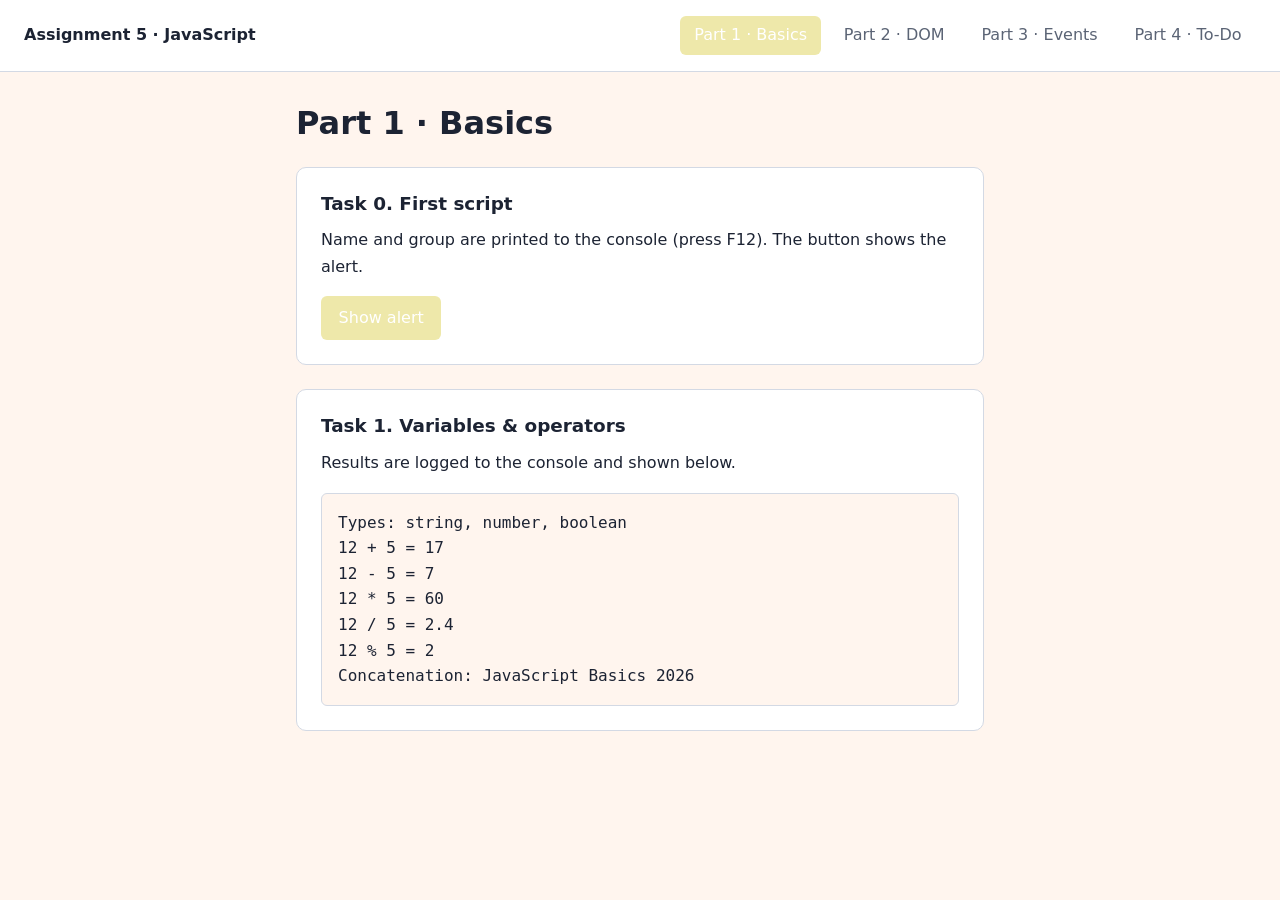
<file: index.html>
<!DOCTYPE html>
<html lang="en">
<head>
<meta charset="UTF-8">
<meta name="viewport" content="width=device-width, initial-scale=1">
<title>Part 1 · Basics | Assignment 5</title>
<link rel="stylesheet" href="style.css">
</head>
<body>
<header><strong>Assignment 5 · JavaScript</strong><nav><a href="index.html" aria-current="page">Part 1 · Basics</a><a href="dom.html">Part 2 · DOM</a><a href="events.html">Part 3 · Events</a><a href="todo.html">Part 4 · To-Do</a></nav></header>
<main>
<h1>Part 1 · Basics</h1>
<section>
<h2>Task 0. First script</h2>
<p>Name and group are printed to the console (press F12). The button shows the alert.</p>
<button id="alertBtn">Show alert</button>
</section>
<section>
<h2>Task 1. Variables &amp; operators</h2>
<p>Results are logged to the console and shown below.</p>
<pre id="out"></pre>
</section>
</main>
<script src="part1.js"></script>
</body>
</html>
</file>
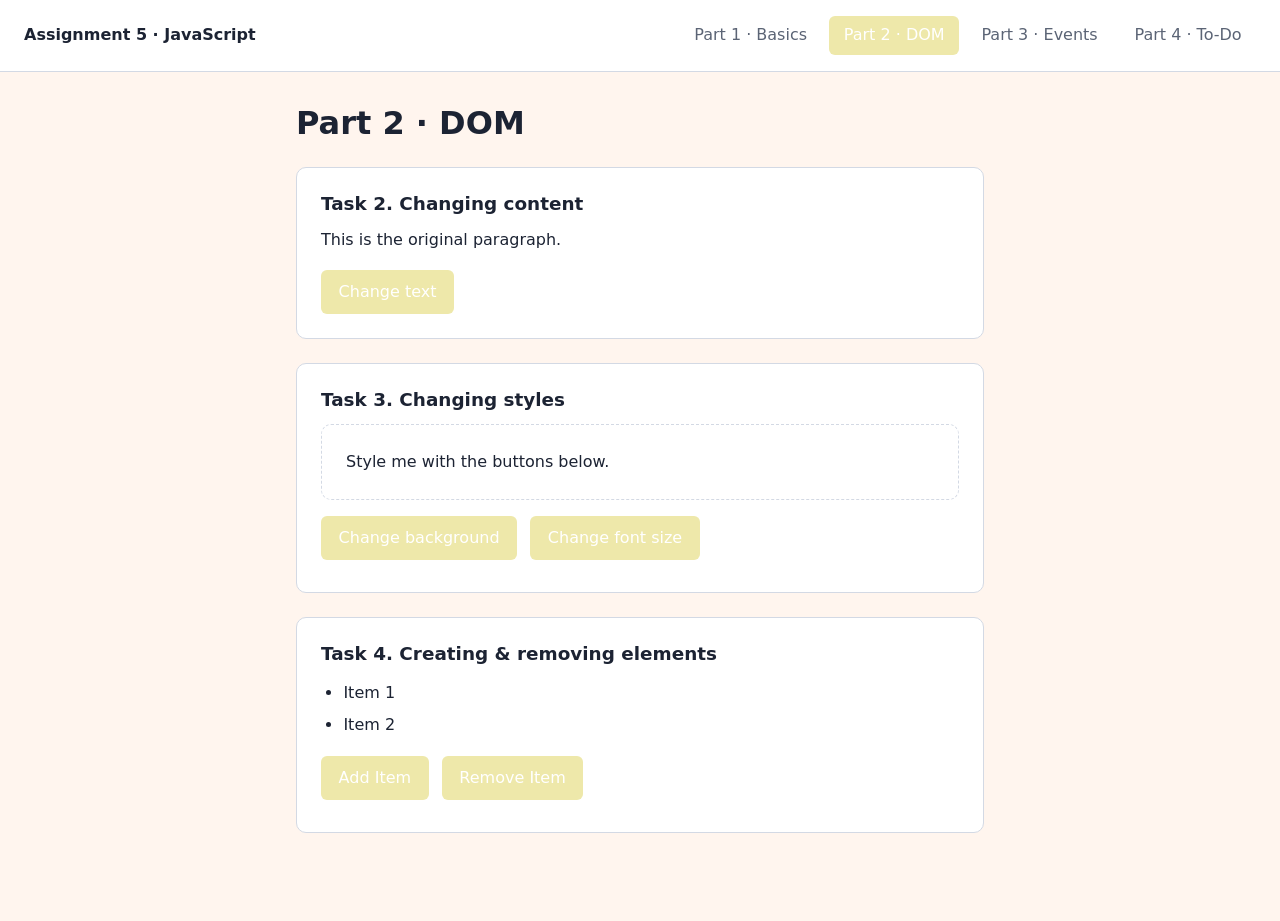
<file: dom.html>
<!DOCTYPE html>
<html lang="en">
<head>
<meta charset="UTF-8">
<meta name="viewport" content="width=device-width, initial-scale=1">
<title>Part 2 · DOM | Assignment 5</title>
<link rel="stylesheet" href="style.css">
</head>
<body>
<header><strong>Assignment 5 · JavaScript</strong><nav><a href="index.html">Part 1 · Basics</a><a href="dom.html" aria-current="page">Part 2 · DOM</a><a href="events.html">Part 3 · Events</a><a href="todo.html">Part 4 · To-Do</a></nav></header>
<main>
<h1>Part 2 · DOM</h1>
<section>
<h2>Task 2. Changing content</h2>
<p id="text">This is the original paragraph.</p>
<button id="textBtn">Change text</button>
</section>
<section>
<h2>Task 3. Changing styles</h2>
<div id="box" class="box">Style me with the buttons below.</div>
<button id="colorBtn">Change background</button>
<button id="sizeBtn">Change font size</button>
</section>
<section>
<h2>Task 4. Creating &amp; removing elements</h2>
<ul id="list"><li>Item 1</li><li>Item 2</li></ul>
<button id="addBtn">Add Item</button>
<button id="removeBtn">Remove Item</button>
</section>
</main>
<script src="dom.js"></script>
</body>
</html>
</file>
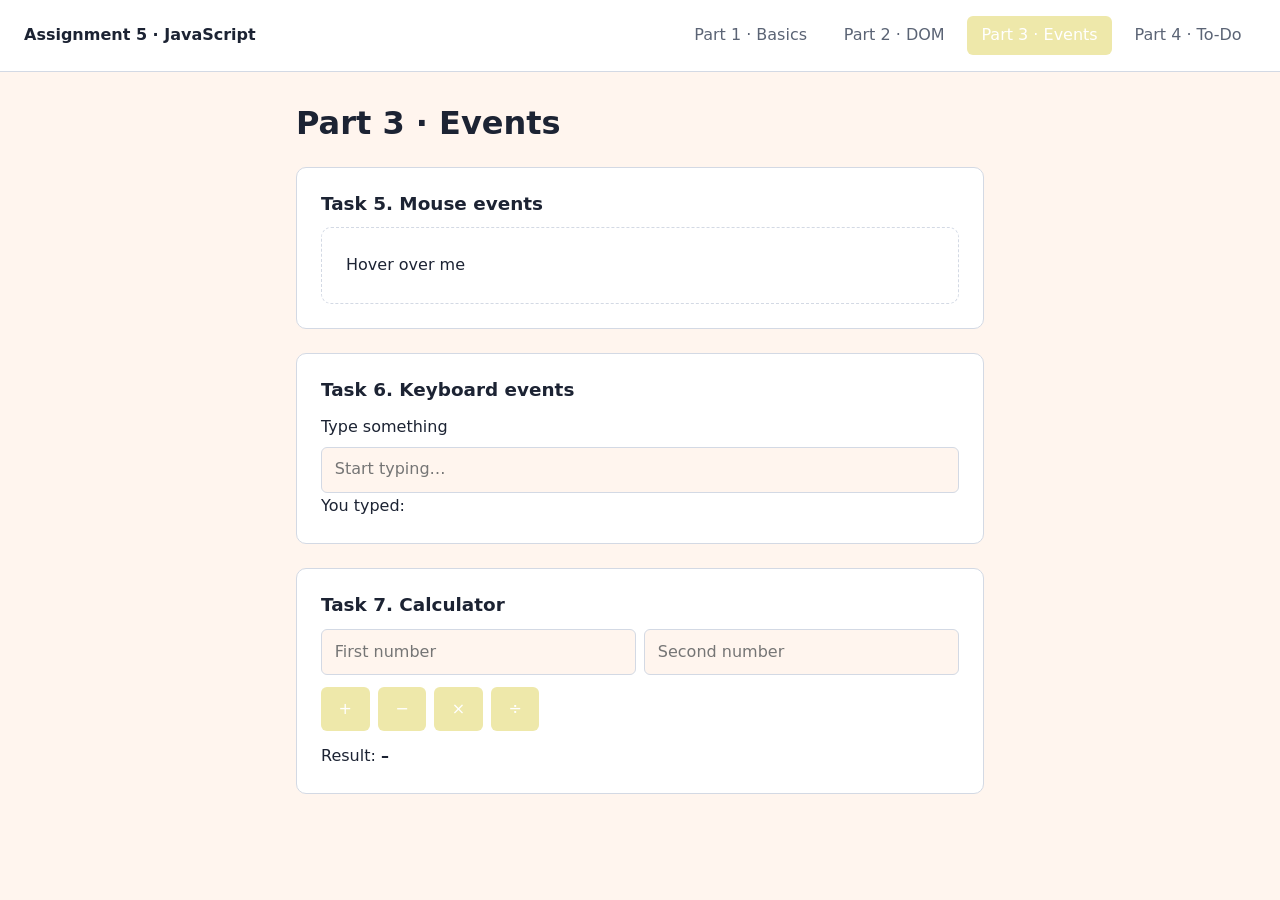
<file: events.html>
<!DOCTYPE html>
<html lang="en">
<head>
<meta charset="UTF-8">
<meta name="viewport" content="width=device-width, initial-scale=1">
<title>Part 3 · Events | Assignment 5</title>
<link rel="stylesheet" href="style.css">
</head>
<body>
<header><strong>Assignment 5 · JavaScript</strong><nav><a href="index.html">Part 1 · Basics</a><a href="dom.html">Part 2 · DOM</a><a href="events.html" aria-current="page">Part 3 · Events</a><a href="todo.html">Part 4 · To-Do</a></nav></header>
<main>
<h1>Part 3 · Events</h1>
<section>
<h2>Task 5. Mouse events</h2>
<div id="hoverBox" class="box">Hover over me</div>
</section>
<section>
<h2>Task 6. Keyboard events</h2>
<label for="typed">Type something</label>
<input id="typed" type="text" placeholder="Start typing…">
<p>You typed: <strong id="typedOut"></strong></p>
</section>
<section>
<h2>Task 7. Calculator</h2>
<div class="row">
<input id="a" type="number" placeholder="First number" aria-label="First number">
<input id="b" type="number" placeholder="Second number" aria-label="Second number">
</div>
<div class="row">
<button data-op="+">+</button><button data-op="-">−</button>
<button data-op="*">×</button><button data-op="/">÷</button>
</div>
<p>Result: <strong id="calcOut">–</strong></p>
</section>
</main>
<script src="events.js"></script>
</body>
</html>
</file>
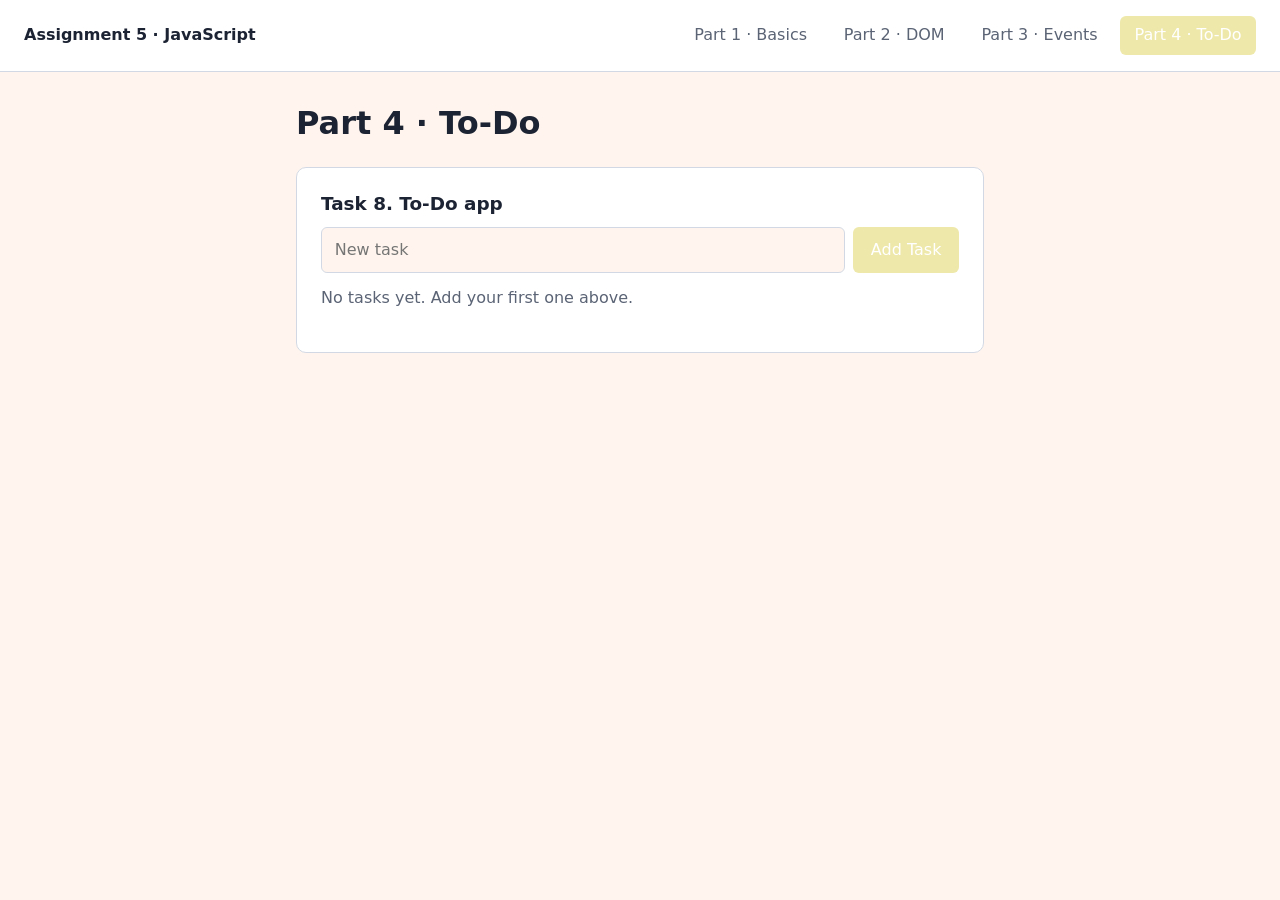
<file: todo.html>
<!DOCTYPE html>
<html lang="en">
<head>
<meta charset="UTF-8">
<meta name="viewport" content="width=device-width, initial-scale=1">
<title>Part 4 · To-Do | Assignment 5</title>
<link rel="stylesheet" href="style.css">
</head>
<body>
<header><strong>Assignment 5 · JavaScript</strong><nav><a href="index.html">Part 1 · Basics</a><a href="dom.html">Part 2 · DOM</a><a href="events.html">Part 3 · Events</a><a href="todo.html" aria-current="page">Part 4 · To-Do</a></nav></header>
<main>
<h1>Part 4 · To-Do</h1>
<section>
<h2>Task 8. To-Do app</h2>
<div class="row">
<input id="taskInput" type="text" placeholder="New task" aria-label="New task">
<button id="taskBtn">Add Task</button>
</div>
<p id="empty" class="muted">No tasks yet. Add your first one above.</p>
<ul id="tasks" class="tasks"></ul>
</section>
</main>
<script src="todo.js"></script>
</body>
</html>
</file>
<file: style.css>
:root {
  --bg: #FFF5EE;
  --card: #ffffff;
  --ink: #1c2333;
  --muted: #5b6475;
  --line: #d3d9e4;
  --acc: #EEE8AA
;
  --acc-ink: #ffffff;
  --hover: #ffd166;

  --space-1: 0.5rem;
  --space-2: 0.75rem;
  --space-3: 1rem;
  --space-4: 1.5rem;
  --space-5: 2rem;
  --radius: 10px;
  --radius-sm: 6px;
}

@media (prefers-color-scheme: dark) {
  :root {
    --bg: #FFF5EE;
    --card: #DB7093;
    --ink: #000000;
    --muted: #FFF5EE;
    --line: #2e3649;
    --acc: #EEE8AA;
    --acc-ink: #0d1220;
    --hover: #c98a00;
  }
}

* {
  box-sizing: border-box;
}

body {
  margin: 0;
  background: var(--bg);
  color: var(--ink);
  font: 16px/1.65 system-ui, -apple-system, "Segoe UI", sans-serif;
}

/* ---------- Header & navigation ---------- */
header {
  display: flex;
  flex-wrap: wrap;
  align-items: center;
  justify-content: space-between;
  gap: var(--space-2) var(--space-4);
  padding: var(--space-3) var(--space-4);
  background: var(--card);
  border-bottom: 1px solid var(--line);
}

nav {
  display: flex;
  flex-wrap: wrap;
  gap: var(--space-1);
}

nav a {
  padding: 0.4rem 0.9rem;
  border-radius: var(--radius-sm);
  color: var(--muted);
  text-decoration: none;
  transition: background 0.15s, color 0.15s;
}

nav a:hover {
  color: var(--ink);
  background: var(--bg);
}

nav a[aria-current] {
  background: var(--acc);
  color: var(--acc-ink);
}

/* ---------- Layout ---------- */
main {
  max-width: 46rem;
  margin: 0 auto;
  padding: var(--space-5) var(--space-4) 4rem;
}

h1 {
  font-size: 2rem;
  line-height: 1.2;
  margin: 0 0 var(--space-4);
}

h2 {
  font-size: 1.15rem;
  line-height: 1.3;
  margin: 0 0 var(--space-2);
}

section {
  background: var(--card);
  border: 1px solid var(--line);
  border-radius: var(--radius);
  padding: var(--space-4);
  margin-bottom: var(--space-4);
}

section > :last-child {
  margin-bottom: 0;
}

p {
  margin: 0 0 var(--space-3);
}

ul {
  margin: 0 0 var(--space-3);
  padding-left: 1.4rem;
}

ul li {
  padding: 0.15rem 0;
}

/* ---------- Form controls ---------- */
button,
input,
select {
  font: inherit;
  color: inherit;
}

button {
  background: var(--acc);
  color: var(--acc-ink);
  border: 0;
  border-radius: var(--radius-sm);
  padding: 0.55rem 1.1rem;
  margin: 0 var(--space-1) var(--space-1) 0;
  cursor: pointer;
  transition: opacity 0.15s, transform 0.05s;
}

button:hover {
  opacity: 0.88;
}

button:active {
  transform: translateY(1px);
}

label {
  display: block;
  margin-bottom: 0.4rem;
  font-weight: 500;
}

input[type="text"],
input[type="number"] {
  width: 100%;
  background: var(--bg);
  border: 1px solid var(--line);
  border-radius: var(--radius-sm);
  padding: 0.55rem 0.8rem;
  min-width: 0;
  transition: border-color 0.15s;
}

input[type="text"]:hover,
input[type="number"]:hover {
  border-color: var(--muted);
}

:focus-visible {
  outline: 2px solid var(--acc);
  outline-offset: 2px;
}

.row {
  display: flex;
  flex-wrap: wrap;
  gap: var(--space-1);
  margin-bottom: var(--space-2);
}

.row input[type="text"],
.row input[type="number"] {
  flex: 1 1 10rem;
  width: auto;
}

.row button {
  margin: 0;
}

/* ---------- Components ---------- */
.box {
  padding: var(--space-4);
  border: 1px dashed var(--line);
  border-radius: var(--radius);
  margin-bottom: var(--space-3);
  transition: background 0.15s;
}

.muted {
  color: var(--muted);
}

pre {
  background: var(--bg);
  border: 1px solid var(--line);
  border-radius: var(--radius-sm);
  padding: var(--space-3);
  margin: 0;
  overflow-x: auto;
  line-height: 1.6;
}

strong {
  font-weight: 600;
}

/* ---------- To-Do list ---------- */
.tasks {
  list-style: none;
  padding: 0;
  margin: var(--space-3) 0 0;
}

.tasks li {
  display: flex;
  align-items: center;
  gap: var(--space-2);
  padding: var(--space-2) 0;
  border-top: 1px solid var(--line);
}

.tasks input[type="checkbox"] {
  width: 1.1rem;
  height: 1.1rem;
  flex-shrink: 0;
  accent-color: var(--acc);
  cursor: pointer;
}

.tasks span {
  flex: 1;
  word-break: break-word;
}

.tasks li.done span {
  text-decoration: line-through;
  color: var(--muted);
}

.tasks button {
  margin: 0;
  padding: 0.35rem 0.8rem;
  background: transparent;
  color: var(--ink);
  border: 1px solid var(--line);
}

.tasks button:hover {
  border-color: var(--muted);
  opacity: 1;
}

/* ---------- Mobile ---------- */
@media (max-width: 560px) {
  header {
    padding: var(--space-2) var(--space-3);
  }

  main {
    padding: var(--space-4) var(--space-3) 3rem;
  }

  h1 {
    font-size: 1.6rem;
  }

  section {
    padding: var(--space-3);
  }
}
</file>
